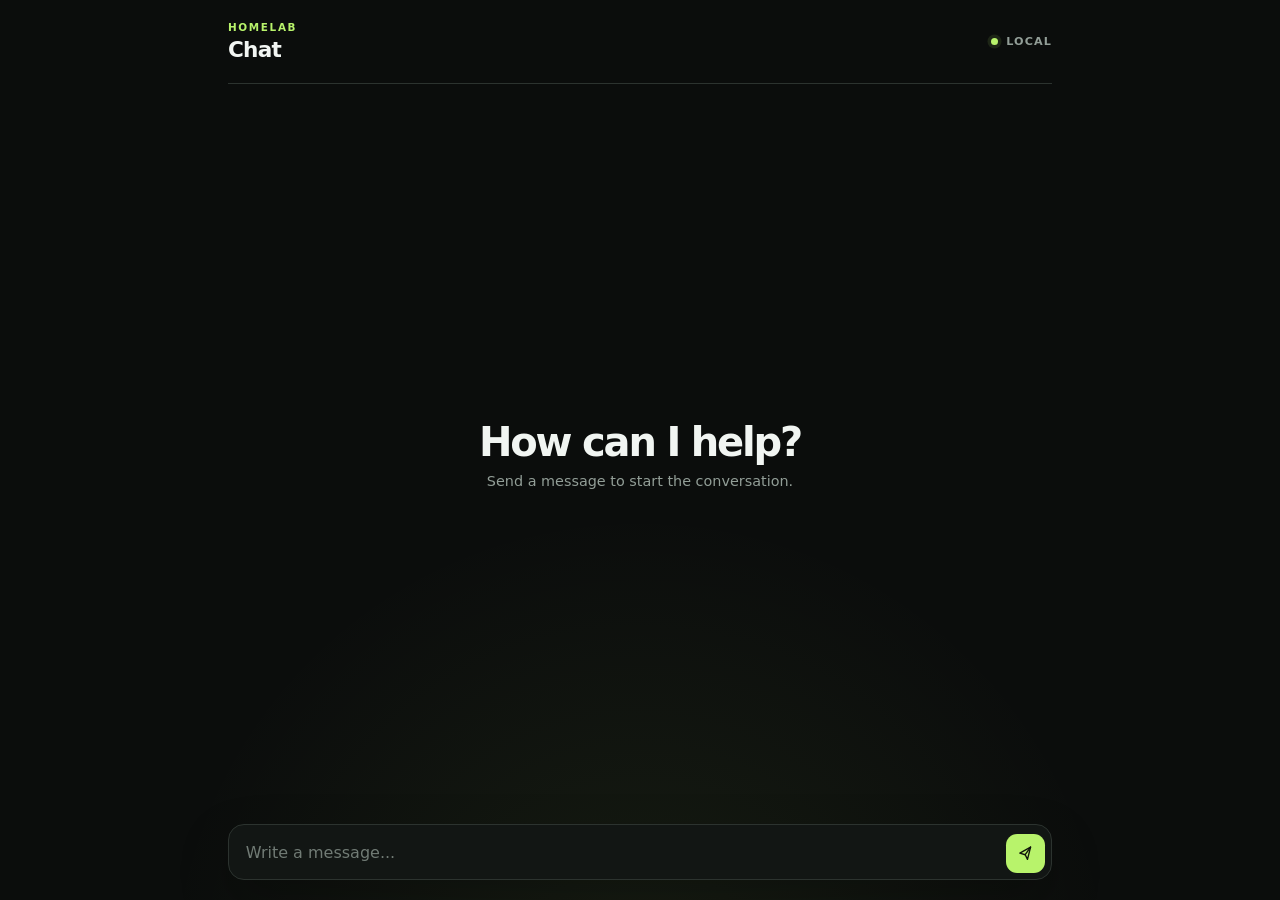
<file: assistant/frontend/index.html>
<!doctype html>
<html lang="en">
  <head>
    <meta charset="utf-8">
    <meta name="viewport" content="width=device-width, initial-scale=1">
    <meta name="description" content="A simple local chatbot interface.">
    <title>Homelab Chat</title>
    <link rel="stylesheet" href="styles.css">
  </head>
  <body>
    <div class="app-shell">
      <main class="chat-shell">
        <header class="chat-header">
          <div>
            <p class="eyebrow">Homelab</p>
            <h1>Chat</h1>
          </div>
          <span class="local-badge">
            <span class="status-dot" aria-hidden="true"></span>
            Local
          </span>
        </header>

        <section
          id="messages"
          class="messages"
          aria-label="Conversation"
          aria-live="polite"
        >
          <div class="empty-state" id="empty-state">
            <h2>How can I help?</h2>
            <p>Send a message to start the conversation.</p>
          </div>
        </section>

        <form id="chat-form" class="composer">
          <label class="sr-only" for="message-input">Message</label>
          <textarea
            id="message-input"
            name="message"
            rows="1"
            placeholder="Write a message..."
            autocomplete="off"
            required
          ></textarea>
          <button type="submit" aria-label="Send message">
            <svg viewBox="0 0 24 24" aria-hidden="true">
              <path d="m5 12 14-8-4 16-3-6z"/>
              <path d="m12 14 7-10"/>
            </svg>
          </button>
        </form>
      </main>
    </div>

    <script src="app.js"></script>
  </body>
</html>
</file>
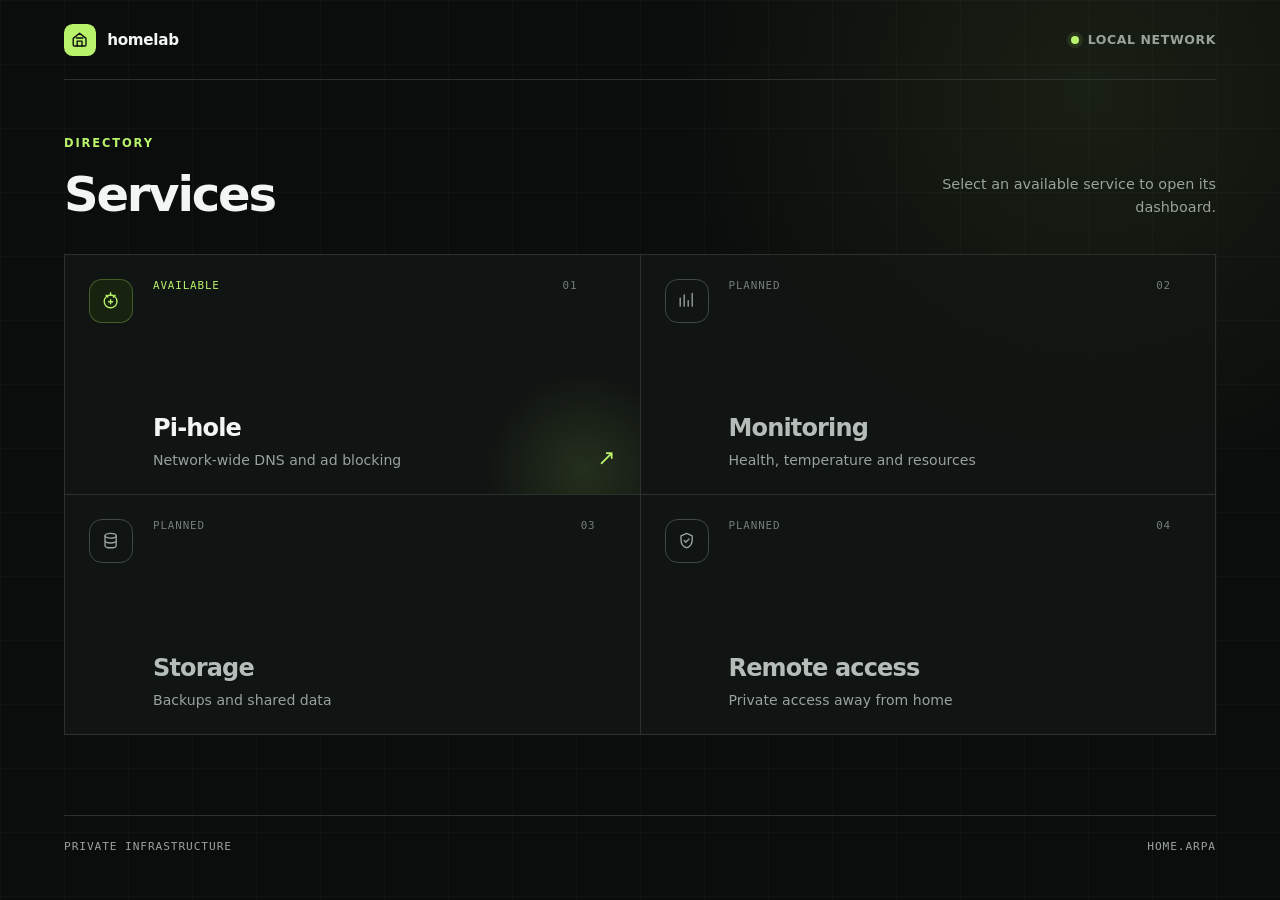
<file: dashboard/site/index.html>
<!doctype html>
<html lang="en">
  <head>
    <meta charset="utf-8">
    <meta name="viewport" content="width=device-width, initial-scale=1">
    <meta name="description" content="A lightweight home for local homelab services.">
    <title>Homelab</title>
    <link rel="stylesheet" href="styles.css">
  </head>
  <body>
    <div class="page-shell">
      <header class="site-header">
        <a class="brand" href="/" aria-label="Homelab home">
          <span class="brand-mark" aria-hidden="true">
            <svg viewBox="0 0 24 24" role="img">
              <path d="M4 10.5 12 4l8 6.5v8a1.5 1.5 0 0 1-1.5 1.5h-13A1.5 1.5 0 0 1 4 18.5z"/>
              <path d="M9 20v-6h6v6M8 10h8"/>
            </svg>
          </span>
          <span>homelab</span>
        </a>

        <div class="network-status" aria-label="Network scope: local">
          <span class="status-dot" aria-hidden="true"></span>
          Local network
        </div>
      </header>

      <main>
        <section class="services" aria-labelledby="services-title">
          <div class="section-heading">
            <div>
              <p class="eyebrow">Directory</p>
              <h2 id="services-title">Services</h2>
            </div>
            <p>Select an available service to open its dashboard.</p>
          </div>

          <div class="service-grid">
            <a class="service-card service-card--active" href="http://pihole.home.arpa/admin/">
              <span class="service-icon service-icon--pihole" aria-hidden="true">
                <svg viewBox="0 0 24 24" role="img">
                  <path d="M12 21a8 8 0 1 0 0-16 8 8 0 0 0 0 16Z"/>
                  <path d="M12 5V2m0 9v5m-2.5-2.5h5M8.5 7.5 6.4 5.4m9.1 2.1 2.1-2.1"/>
                </svg>
              </span>
              <span class="service-content">
                <span class="service-meta">
                  <span class="service-state">Available</span>
                  <span aria-hidden="true">01</span>
                </span>
                <strong>Pi-hole</strong>
                <span>Network-wide DNS and ad blocking</span>
              </span>
              <span class="service-arrow" aria-hidden="true">&nearr;</span>
            </a>

            <article class="service-card service-card--planned">
              <span class="service-icon" aria-hidden="true">
                <svg viewBox="0 0 24 24" role="img">
                  <path d="M4 19V9m5 10V5m5 14v-7m5 7V3"/>
                </svg>
              </span>
              <span class="service-content">
                <span class="service-meta">
                  <span class="service-state">Planned</span>
                  <span aria-hidden="true">02</span>
                </span>
                <strong>Monitoring</strong>
                <span>Health, temperature and resources</span>
              </span>
            </article>

            <article class="service-card service-card--planned">
              <span class="service-icon" aria-hidden="true">
                <svg viewBox="0 0 24 24" role="img">
                  <ellipse cx="12" cy="6" rx="7" ry="3"/>
                  <path d="M5 6v6c0 1.7 3.1 3 7 3s7-1.3 7-3V6M5 12v6c0 1.7 3.1 3 7 3s7-1.3 7-3v-6"/>
                </svg>
              </span>
              <span class="service-content">
                <span class="service-meta">
                  <span class="service-state">Planned</span>
                  <span aria-hidden="true">03</span>
                </span>
                <strong>Storage</strong>
                <span>Backups and shared data</span>
              </span>
            </article>

            <article class="service-card service-card--planned">
              <span class="service-icon" aria-hidden="true">
                <svg viewBox="0 0 24 24" role="img">
                  <path d="M12 3 5 6v5c0 4.6 2.8 8.8 7 10 4.2-1.2 7-5.4 7-10V6z"/>
                  <path d="m9 12 2 2 4-4"/>
                </svg>
              </span>
              <span class="service-content">
                <span class="service-meta">
                  <span class="service-state">Planned</span>
                  <span aria-hidden="true">04</span>
                </span>
                <strong>Remote access</strong>
                <span>Private access away from home</span>
              </span>
            </article>
          </div>
        </section>
      </main>

      <footer>
        <span>Private infrastructure</span>
        <span>home.arpa</span>
      </footer>
    </div>
  </body>
</html>
</file>
<file: assistant/frontend/styles.css>
:root {
  color-scheme: dark;
  --background: #0b0d0c;
  --surface: #121614;
  --surface-raised: #191e1b;
  --border: #2c332f;
  --text: #f1f5f2;
  --muted: #929e97;
  --accent: #b8f36b;
  --accent-ink: #10150b;
  font-size: clamp(13px, 11px + 0.5vw, 16px);
  font-family: Inter, ui-sans-serif, system-ui, -apple-system, BlinkMacSystemFont, "Segoe UI", sans-serif;
}

* {
  box-sizing: border-box;
}

html {
  min-width: 20rem;
  background: var(--background);
}

body {
  min-height: 100vh;
  margin: 0;
  color: var(--text);
  background:
    radial-gradient(circle at 50% 110%, rgb(184 243 107 / 7%), transparent 30rem),
    var(--background);
}

button,
textarea {
  font: inherit;
}

.app-shell {
  width: min(100%, 54rem);
  min-height: 100vh;
  margin-inline: auto;
}

.chat-shell {
  display: grid;
  width: 100%;
  min-height: 100vh;
  grid-template-rows: auto 1fr auto;
  padding-inline: 1.25rem;
}

.chat-header {
  display: flex;
  align-items: center;
  justify-content: space-between;
  min-height: 5.25rem;
  border-bottom: 1px solid var(--border);
}

.eyebrow {
  margin: 0 0 0.25rem;
  color: var(--accent);
  font-size: 0.65rem;
  font-weight: 750;
  letter-spacing: 0.16em;
  text-transform: uppercase;
}

h1,
h2,
p {
  margin-top: 0;
}

h1 {
  margin-bottom: 0;
  font-size: 1.35rem;
  letter-spacing: -0.035em;
}

.local-badge {
  display: inline-flex;
  gap: 0.5rem;
  align-items: center;
  color: var(--muted);
  font-size: 0.7rem;
  font-weight: 700;
  letter-spacing: 0.1em;
  text-transform: uppercase;
}

.status-dot {
  width: 0.45rem;
  height: 0.45rem;
  background: var(--accent);
  border-radius: 50%;
  box-shadow: 0 0 0 0.22rem rgb(184 243 107 / 10%);
}

.messages {
  display: flex;
  min-height: 0;
  flex-direction: column;
  gap: 1.25rem;
  overflow-y: auto;
  padding-block: 2rem;
  scroll-behavior: smooth;
}

.empty-state {
  display: grid;
  margin: auto;
  place-items: center;
  color: var(--muted);
  text-align: center;
}

.empty-state h2 {
  margin-bottom: 0.5rem;
  color: var(--text);
  font-size: clamp(1.75rem, 5vw, 2.5rem);
  letter-spacing: -0.055em;
}

.empty-state p {
  margin-bottom: 0;
  font-size: 0.9rem;
}

.message {
  display: flex;
  max-width: min(78%, 36rem);
  flex-direction: column;
}

.message--user {
  align-self: flex-end;
  align-items: flex-end;
}

.message--assistant {
  align-self: flex-start;
  align-items: flex-start;
}

.message-bubble {
  margin: 0;
  padding: 0.72rem 0.9rem;
  background: var(--surface-raised);
  border: 1px solid var(--border);
  border-radius: 0.35rem 1.25rem 1.25rem;
  font-size: clamp(0.9rem, 0.85rem + 0.12vw, 1rem);
  line-height: 1.5;
  overflow-wrap: anywhere;
  white-space: pre-wrap;
}

.message--user .message-bubble {
  color: var(--accent-ink);
  background: var(--accent);
  border-color: var(--accent);
  border-radius: 1.25rem 0.35rem 1.25rem 1.25rem;
}

.message--assistant .message-bubble {
  padding-inline: 0;
  background: transparent;
  border-color: transparent;
}

.composer {
  display: grid;
  grid-template-columns: 1fr auto;
  gap: 0.55rem;
  margin-bottom: 1.25rem;
  padding: 0.4rem;
  background: var(--surface);
  border: 1px solid var(--border);
  border-radius: 1rem;
  box-shadow: 0 1.25rem 3rem rgb(0 0 0 / 25%);
}

.composer:focus-within {
  border-color: #59655e;
}

.composer textarea {
  width: 100%;
  max-height: 10rem;
  resize: none;
  padding: 0.55rem 0.65rem;
  overflow-y: auto;
  color: var(--text);
  background: transparent;
  border: 0;
  outline: 0;
  line-height: 1.45;
}

.composer textarea::placeholder {
  color: #717b75;
}

.composer button {
  display: grid;
  width: 2.4rem;
  height: 2.4rem;
  align-self: end;
  place-items: center;
  color: var(--accent-ink);
  background: var(--accent);
  border: 0;
  border-radius: 0.7rem;
  cursor: pointer;
}

.composer button:hover {
  filter: brightness(1.08);
}

.composer button:focus-visible {
  outline: 2px solid var(--text);
  outline-offset: 2px;
}

.composer button svg {
  width: 1.15rem;
  fill: none;
  stroke: currentColor;
  stroke-linecap: round;
  stroke-linejoin: round;
  stroke-width: 1.8;
}

.sr-only {
  position: absolute;
  width: 1px;
  height: 1px;
  padding: 0;
  overflow: hidden;
  clip: rect(0, 0, 0, 0);
  white-space: nowrap;
  border: 0;
}

@media (max-width: 38rem) {
  .chat-shell {
    padding-inline: 0.8rem;
  }

  .message {
    max-width: 88%;
  }

  .composer {
    margin-bottom: 0.8rem;
  }
}

@media (prefers-reduced-motion: reduce) {
  .messages {
    scroll-behavior: auto;
  }
}
</file>
<file: dashboard/site/styles.css>
:root {
  color-scheme: dark;
  --background: #0b0d0c;
  --surface: #121614;
  --surface-hover: #181d1a;
  --border: #2b322e;
  --border-strong: #3e4a43;
  --text: #f2f5f3;
  --muted: #98a39d;
  --accent: #b8f36b;
  --accent-dark: #17220f;
  --planned: #747e78;
  --radius: 1.25rem;
  --max-width: 72rem;
  font-family: Inter, ui-sans-serif, system-ui, -apple-system, BlinkMacSystemFont, "Segoe UI", sans-serif;
}

* {
  box-sizing: border-box;
}

html {
  min-width: 20rem;
  background: var(--background);
}

body {
  min-height: 100vh;
  margin: 0;
  color: var(--text);
  background:
    radial-gradient(circle at 85% 10%, rgb(184 243 107 / 8%), transparent 26rem),
    linear-gradient(rgb(255 255 255 / 2%) 1px, transparent 1px),
    linear-gradient(90deg, rgb(255 255 255 / 2%) 1px, transparent 1px),
    var(--background);
  background-size: auto, 4rem 4rem, 4rem 4rem, auto;
}

a {
  color: inherit;
}

.page-shell {
  width: min(calc(100% - 2rem), var(--max-width));
  margin-inline: auto;
}

.site-header {
  display: flex;
  align-items: center;
  justify-content: space-between;
  min-height: 5rem;
  border-bottom: 1px solid var(--border);
}

.brand {
  display: inline-flex;
  gap: 0.7rem;
  align-items: center;
  color: var(--text);
  font-size: 0.95rem;
  font-weight: 700;
  letter-spacing: -0.02em;
  text-decoration: none;
}

.brand-mark {
  display: grid;
  width: 2rem;
  height: 2rem;
  place-items: center;
  color: var(--background);
  background: var(--accent);
  border-radius: 0.55rem;
}

.brand-mark svg,
.service-icon svg {
  width: 1.2rem;
  fill: none;
  stroke: currentColor;
  stroke-linecap: round;
  stroke-linejoin: round;
  stroke-width: 1.7;
}

.network-status {
  display: inline-flex;
  gap: 0.55rem;
  align-items: center;
  color: var(--muted);
  font-size: 0.78rem;
  font-weight: 650;
  letter-spacing: 0.05em;
  text-transform: uppercase;
}

.status-dot {
  width: 0.5rem;
  height: 0.5rem;
  background: var(--accent);
  border-radius: 50%;
  box-shadow: 0 0 0 0.25rem rgb(184 243 107 / 10%);
}

.eyebrow {
  margin: 0 0 1rem;
  color: var(--accent);
  font-size: 0.72rem;
  font-weight: 750;
  letter-spacing: 0.16em;
  text-transform: uppercase;
}

h2,
p {
  margin-top: 0;
}

.services {
  padding-block: 3.5rem 5rem;
}

.section-heading {
  display: flex;
  align-items: end;
  justify-content: space-between;
  margin-bottom: 2rem;
}

.section-heading h2 {
  margin: 0;
  font-size: clamp(2rem, 4vw, 3rem);
  letter-spacing: -0.045em;
}

.section-heading > p {
  max-width: 20rem;
  margin-bottom: 0.25rem;
  color: var(--muted);
  font-size: 0.9rem;
  line-height: 1.55;
  text-align: right;
}

.service-grid {
  display: grid;
  grid-template-columns: repeat(2, minmax(0, 1fr));
  border-top: 1px solid var(--border);
  border-left: 1px solid var(--border);
}

.service-card {
  position: relative;
  display: grid;
  min-height: 15rem;
  grid-template-columns: auto 1fr auto;
  gap: 1.25rem;
  padding: 1.5rem;
  overflow: hidden;
  background: rgb(18 22 20 / 78%);
  border-right: 1px solid var(--border);
  border-bottom: 1px solid var(--border);
  text-decoration: none;
}

.service-card--active {
  transition: background-color 180ms ease, border-color 180ms ease;
}

.service-card--active:hover,
.service-card--active:focus-visible {
  background: var(--surface-hover);
  border-color: var(--border-strong);
  outline: none;
}

.service-card--active::after {
  position: absolute;
  right: -3rem;
  bottom: -5rem;
  width: 13rem;
  height: 13rem;
  background: radial-gradient(circle, rgb(184 243 107 / 12%), transparent 68%);
  content: "";
}

.service-icon {
  display: grid;
  width: 2.75rem;
  height: 2.75rem;
  place-items: center;
  color: var(--muted);
  border: 1px solid var(--border-strong);
  border-radius: 0.8rem;
}

.service-icon--pihole {
  color: var(--accent);
  background: var(--accent-dark);
  border-color: rgb(184 243 107 / 28%);
}

.service-content {
  display: flex;
  min-width: 0;
  flex-direction: column;
}

.service-meta {
  display: flex;
  justify-content: space-between;
  margin-bottom: auto;
  color: var(--planned);
  font-family: ui-monospace, SFMono-Regular, Menlo, Consolas, monospace;
  font-size: 0.68rem;
  letter-spacing: 0.08em;
  text-transform: uppercase;
}

.service-card--active .service-state {
  color: var(--accent);
}

.service-content strong {
  margin-bottom: 0.45rem;
  font-size: 1.5rem;
  letter-spacing: -0.035em;
}

.service-content > span:last-child {
  color: var(--muted);
  font-size: 0.88rem;
  line-height: 1.45;
}

.service-arrow {
  align-self: end;
  color: var(--accent);
  font-size: 1.35rem;
  transition: transform 180ms ease;
}

.service-card:hover .service-arrow {
  transform: translate(0.15rem, -0.15rem);
}

.service-card--planned {
  color: #b5bdb8;
}

footer {
  display: flex;
  justify-content: space-between;
  padding-block: 1.5rem 2rem;
  color: var(--muted);
  border-top: 1px solid var(--border);
  font-family: ui-monospace, SFMono-Regular, Menlo, Consolas, monospace;
  font-size: 0.7rem;
  letter-spacing: 0.08em;
  text-transform: uppercase;
}

@media (max-width: 44rem) {
  .page-shell {
    width: min(calc(100% - 1.25rem), var(--max-width));
  }

  .section-heading {
    display: block;
  }

  .section-heading > p {
    margin-top: 1rem;
    text-align: left;
  }

  .service-grid {
    grid-template-columns: 1fr;
  }

  .service-card {
    min-height: 13rem;
  }
}

@media (prefers-reduced-motion: reduce) {
  *,
  *::before,
  *::after {
    scroll-behavior: auto !important;
    transition-duration: 0.01ms !important;
  }
}
</file>
